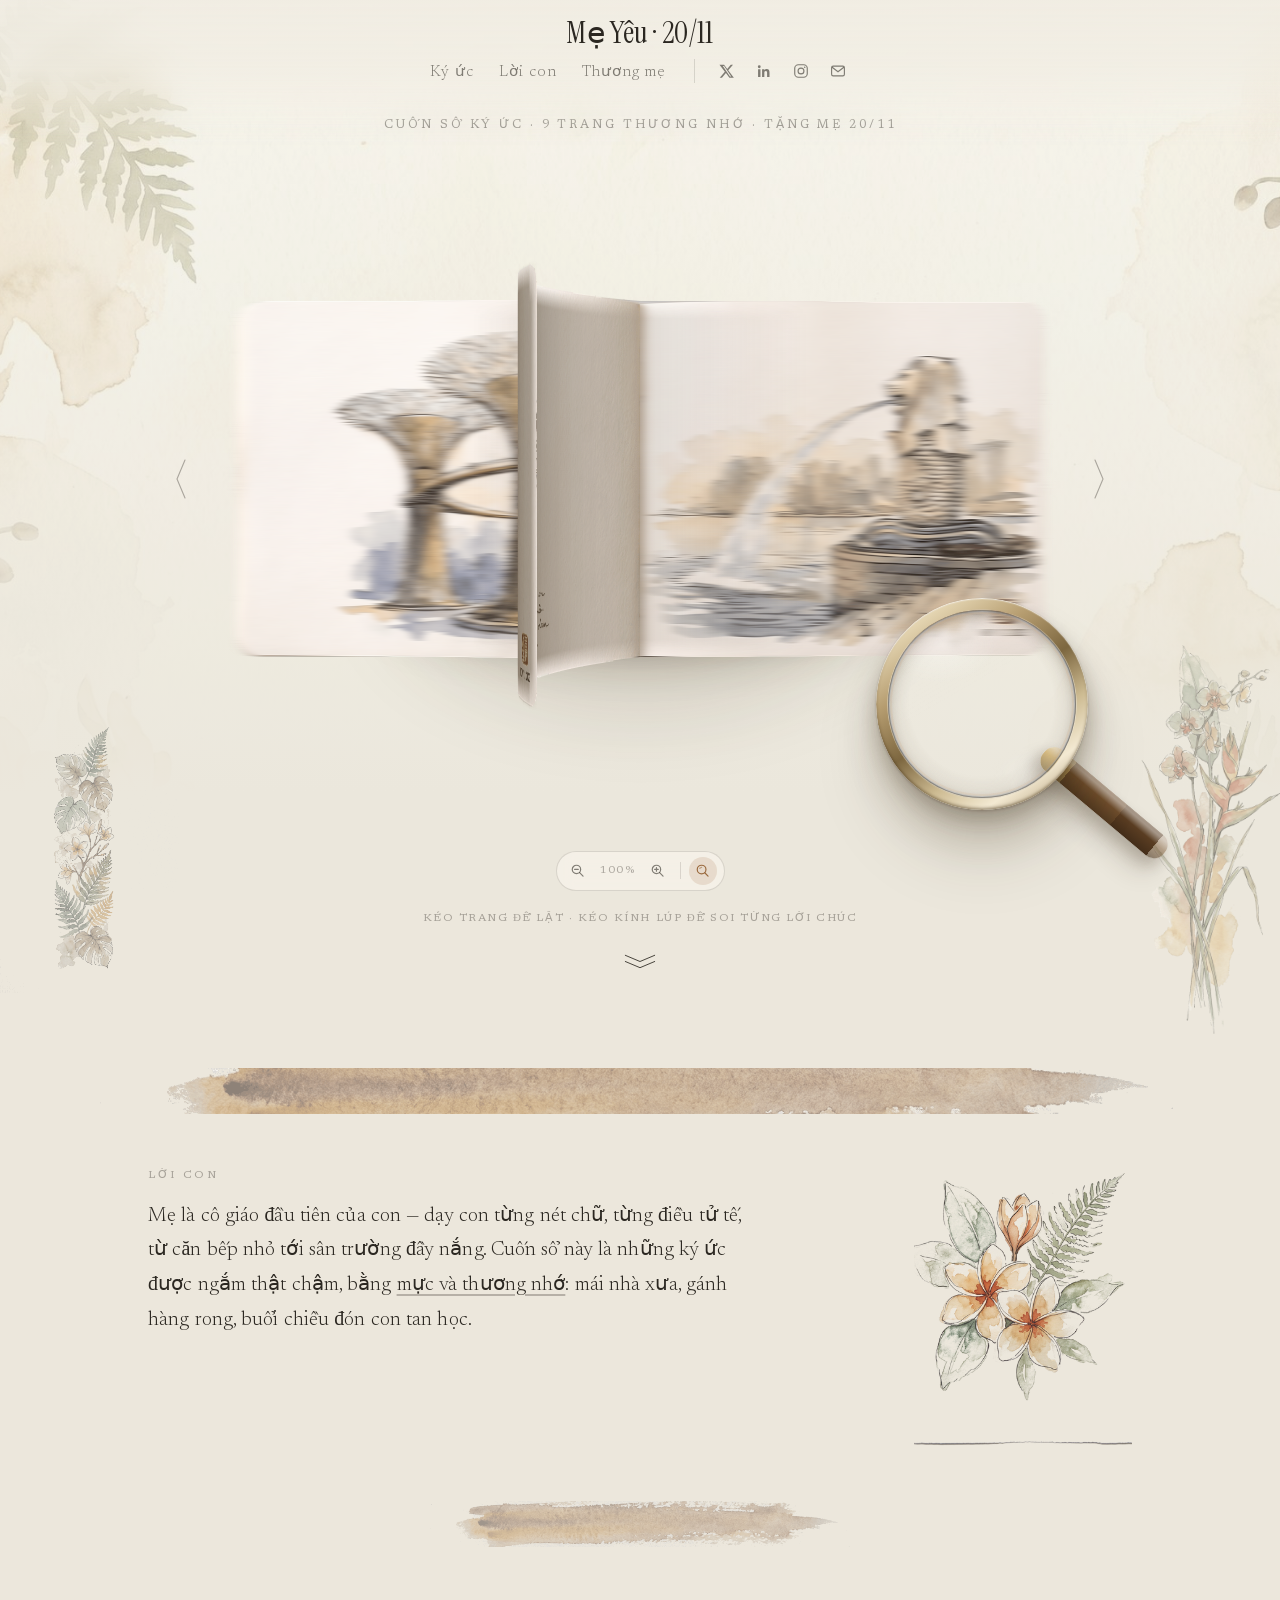
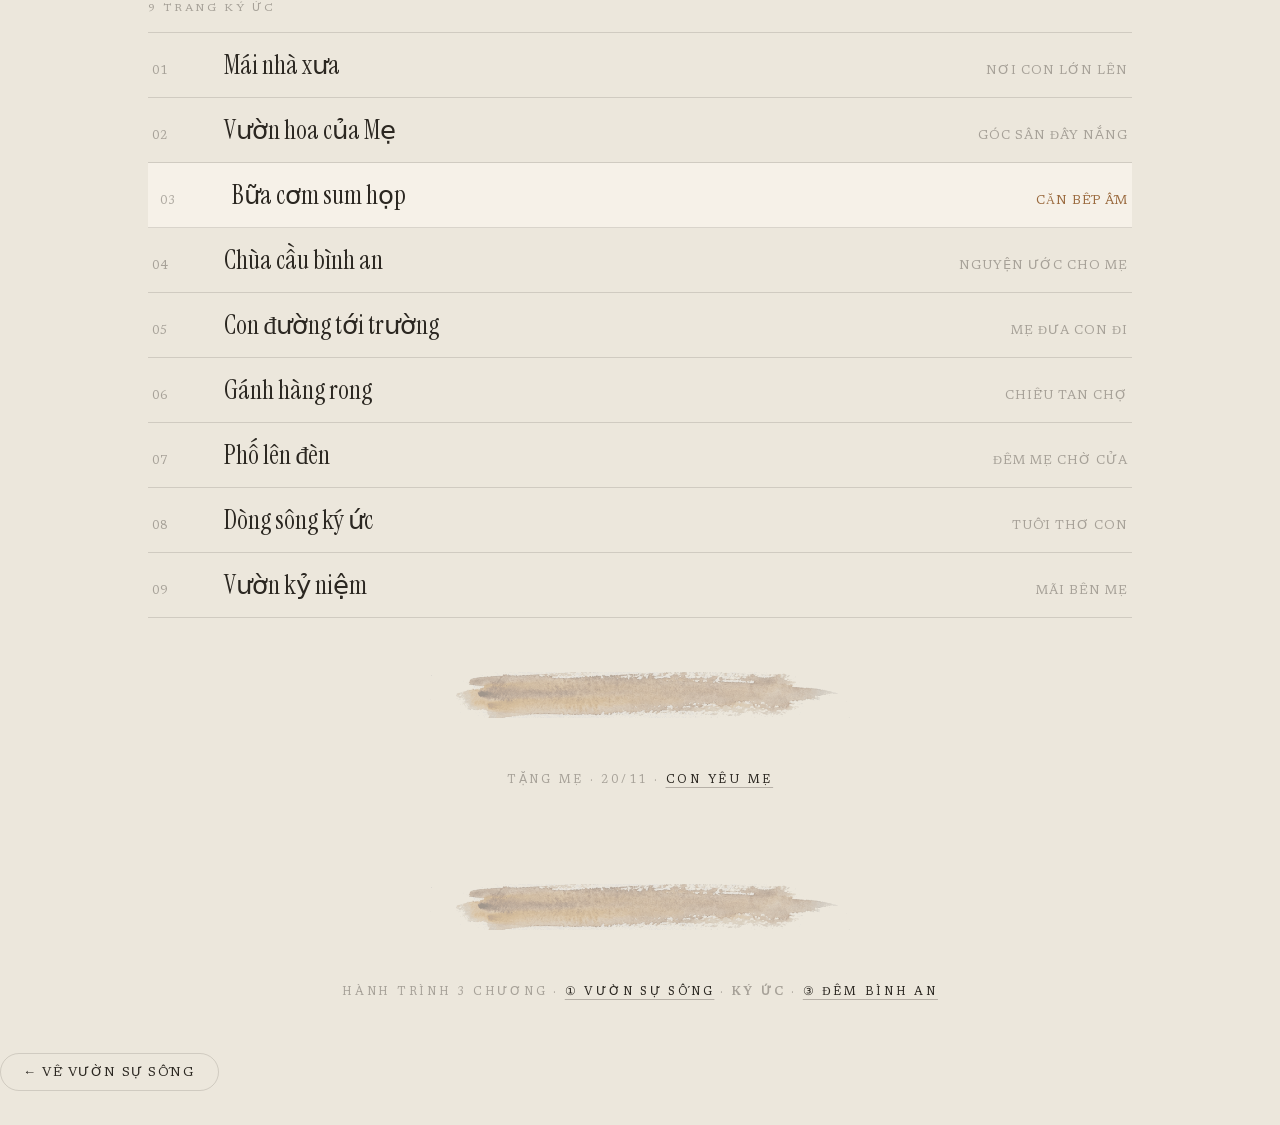
<file: ky-uc/index.html>
<!doctype html>
<html lang="vi">
<head><script>function __threeuiStorageImage(...args){const image=new Image(...args);const property=Object.getOwnPropertyDescriptor(HTMLImageElement.prototype,"src");Object.defineProperty(image,"src",{configurable:true,get(){return property.get.call(this)},set(value){try{const url=new URL(value,document.baseURI);if(this.crossOrigin===null&&(url.href.startsWith("https://ublctyddhtbgaersvxxb.supabase.co/storage/v1/object/public/threeui-media/scene-images/")||url.origin===new URL(document.baseURI).origin))this.crossOrigin="anonymous"}catch{}property.set.call(this,value)}});return image;}
</script>
<meta charset="utf-8">
<meta name="viewport" content="width=device-width, initial-scale=1">
<title>Ký Ức Tặng Mẹ — 20/11</title>
<meta name="description" content="Cuốn sổ ký ức tặng Mẹ nhân ngày 20/11 — 9 trang ký ức, lật giấy cong, kính lúp soi lời chúc.">
<style>
@font-face{font-family:'Instrument Serif';font-style:normal;font-weight:400;font-display:block;
  src:url(assets/instrument-serif.woff2) format('woff2')}
@font-face{font-family:'Instrument Serif';font-style:italic;font-weight:400;font-display:block;
  src:url(assets/instrument-serif-italic.woff2) format('woff2')}
@font-face{font-family:'Newsreader';font-style:normal;font-weight:200 600;font-display:swap;
  src:url(assets/newsreader.woff2) format('woff2')}

:root{
  --paper:#ece7dc;
  --ink:#2b2721;
  --ink-soft:rgba(43,39,33,.58);
  --ink-faint:rgba(43,39,33,.36);
  --hairline:rgba(43,39,33,.14);
  --earth:#9a6a3e;
  --display:'Instrument Serif',"New York",Georgia,'Times New Roman',serif;
  --font:'Newsreader',"New York",Georgia,'Times New Roman',serif;
  --track-caps:.24em;
  --track-nav:.06em;
}
*{box-sizing:border-box}
html,body{margin:0;padding:0}
html{-webkit-text-size-adjust:100%}
body{
  font-family:var(--font);font-weight:400;background:var(--paper);color:var(--ink);
  -webkit-font-smoothing:antialiased;overflow-x:hidden;
}
a{color:inherit;text-decoration:none}
button{font:inherit}
::selection{background:rgba(43,39,33,.85);color:var(--paper)}

/* the painted ground the whole page sits on */
.wash{
  position:fixed;inset:0;z-index:-2;pointer-events:none;
  background:url(assets/bg-wash.jpg) center top / cover no-repeat;
  opacity:.85;
}
.wash:after{
  content:"";position:absolute;inset:0;
  background:linear-gradient(180deg,rgba(236,231,220,.25) 0%,rgba(236,231,220,.72) 58%,var(--paper) 88%);
}

/* ---------------- top bar ---------------- */
.top{
  position:fixed;top:0;left:0;right:0;z-index:500;
  display:flex;flex-direction:column;align-items:center;gap:11px;
  padding-inline:clamp(16px,4vw,48px);padding-block:18px 64px;pointer-events:none;text-align:center;
}
.top>*{pointer-events:auto}
.top:before{
  content:"";position:absolute;inset:0;z-index:-1;
  background:linear-gradient(180deg,rgba(240,236,226,.94),rgba(240,236,226,.7) 48%,rgba(240,236,226,0));
  -webkit-backdrop-filter:blur(14px) saturate(.95);backdrop-filter:blur(14px) saturate(.95);
  -webkit-mask-image:linear-gradient(180deg,#000 46%,transparent);
  mask-image:linear-gradient(180deg,#000 46%,transparent);
}
.top .name{
  font-family:var(--display);font-size:clamp(24px,2.4vw,30px);letter-spacing:.01em;
  white-space:nowrap;line-height:1;
}
.top nav{
  display:flex;gap:clamp(14px,2vw,26px);font-size:15px;align-items:center;
  letter-spacing:var(--track-nav);font-weight:300;
}
.top nav a{color:var(--ink-soft);transition:color .2s}
.top nav a:hover,.top nav a[aria-current]{color:var(--ink)}
.top nav .top-socials{
  display:flex;align-items:center;gap:13px;margin-left:2px;padding-left:clamp(12px,1.6vw,20px);
  border-left:1px solid var(--hairline);
}
.icon-btn{display:inline-flex;align-items:center;justify-content:center;padding:4px;color:var(--ink-soft);transition:color .2s}
.icon-btn:hover{color:var(--ink)}
.top .icon-btn svg{width:16px;height:16px;display:block}
@media (max-width:640px){
  .top{padding-inline:12px;padding-block:13px 50px;gap:8px}
  .top .name{font-size:20px}
  .top nav{gap:11px;font-size:13px}
  .top nav .top-socials{gap:9px;padding-left:10px}
  .top .icon-btn{padding:2px}
  .top .icon-btn svg{width:14px;height:14px}
}

/* ---------------- hero ---------------- */
.hero{
  position:relative;display:grid;justify-items:center;align-content:center;
  min-height:100svh;overflow-anchor:none;
  padding:clamp(112px,13svh,152px) 0 clamp(72px,10svh,120px);
}
.botany{
  position:absolute;bottom:0;width:clamp(120px,15vw,250px);opacity:.5;
  pointer-events:none;user-select:none;z-index:0;
}
.botany.l{left:clamp(-40px,-1vw,0px);bottom:2%}
.botany.r{right:clamp(-30px,0vw,10px);bottom:-2%;width:clamp(100px,12vw,200px)}
@media (max-width:900px){.botany{display:none}}

.hero-kicker{
  font-size:12px;font-weight:400;letter-spacing:var(--track-caps);text-align:center;
  color:var(--ink-soft);margin:0 0 clamp(22px,3.4vh,40px);text-transform:uppercase;
}
.hero-down{
  position:absolute;bottom:30px;left:50%;transform:translateX(-50%);border:0;background:transparent;
  padding:10px 14px;color:var(--ink);cursor:pointer;-webkit-tap-highlight-color:transparent;
  animation:cue-breathe 2.6s ease-in-out infinite;z-index:3;
}
.hero-down:hover{animation:none;opacity:1}
@keyframes cue-breathe{0%,100%{opacity:.15}50%{opacity:.7}}
@media (prefers-reduced-motion:reduce){.hero-down{animation:none;opacity:.5}}

/* ---------------- sketchbook ---------------- */
.hero,.hero *{-webkit-user-select:none;-moz-user-select:none;user-select:none}
.hero img{-webkit-user-drag:none;user-drag:none}
.sb-wrap{display:grid;justify-items:center;gap:20px;width:100%;position:relative;z-index:2}
.sb-stage{
  display:flex;align-items:center;justify-content:center;width:100%;
  position:relative;
  touch-action:pan-y;
}
.sb-arrow{
  flex:none;display:inline-flex;align-items:center;justify-content:center;padding:6px 2px;
  border:0;background:transparent;color:var(--ink-faint);cursor:pointer;transition:color .2s;
  -webkit-tap-highlight-color:transparent;z-index:8;
}
.sb-arrow:hover{color:var(--ink)}

/* The box is the book's own untransformed frame: the loupe lives here, on
   the desk, while only .sb-tilt leans and scales underneath it. */
.sb-3d{
  position:relative;flex:1 1;min-width:0;max-width:900px;
  perspective:1750px;perspective-origin:50% 46%;
}
.sb-tilt{
  position:relative;
  transform-style:preserve-3d;
  transform:rotateX(var(--rx,0deg)) rotateY(var(--ry,0deg)) scale(var(--zoom,1));
  will-change:transform;
}
.sb-book{position:relative;width:100%;aspect-ratio:1760/1240;transform-style:preserve-3d;z-index:1}

/* The book sits on a surface, so its shadow is a soft pool underneath —
   no box, no filter on the artwork, nothing with an edge of its own.
   Both blobs fade to zero well inside their own bounds, and both ease
   off while a leaf is in the air. */
.sb-cast{position:absolute;pointer-events:none;z-index:0}
.sb-cast.ambient{
  left:5%;right:5%;top:27%;bottom:2%;
  background:radial-gradient(50% 50% at 50% 58%,
    rgba(58,44,26,.34) 0%,rgba(58,44,26,.19) 40%,rgba(58,44,26,0) 74%);
  filter:blur(26px);
  opacity:calc(1 - var(--shade,0) * .42);
}
.sb-cast.contact{
  left:9%;right:9%;top:62%;bottom:10%;
  background:radial-gradient(50% 44% at 50% 42%,
    rgba(44,32,14,.40) 0%,rgba(44,32,14,.17) 48%,rgba(44,32,14,0) 78%);
  filter:blur(11px);
  opacity:calc(1 - var(--shade,0) * .5);
}
.sb-cast.hair{
  left:12%;right:12%;top:70%;bottom:17%;
  background:radial-gradient(50% 52% at 50% 40%,
    rgba(40,28,10,.34) 0%,rgba(40,28,10,0) 76%);
  filter:blur(4px);
  opacity:calc(1 - var(--shade,0) * .62);
}
.sb-full{position:absolute;inset:0}
.sb-full img{width:100%;height:auto;display:block}
.sb-half{position:absolute;top:0;bottom:0;width:50%;overflow-x:clip;overflow-y:visible}
.sb-half.left{left:0}
.sb-half.right{left:50%}
.sb-half-img{width:200%;max-width:none;height:auto;display:block}
.sb-half-img.right{margin-left:-100%}
/* the shadow the lifting leaf throws onto the page beneath it */
.gutter-shade{
  position:absolute;top:var(--pg,21.8%);bottom:var(--pg,21.8%);width:46%;
  pointer-events:none;opacity:calc(var(--shade,0) * .62);
  -webkit-mask-image:linear-gradient(180deg,transparent 0,#000 5.2%,#000 94.8%,transparent 100%);
  mask-image:linear-gradient(180deg,transparent 0,#000 5.2%,#000 94.8%,transparent 100%);
}
.gutter-shade.left{right:0;background:linear-gradient(270deg,rgba(52,38,20,.30),rgba(52,38,20,0) 82%)}
.gutter-shade.right{left:0;background:linear-gradient(90deg,rgba(52,38,20,.24),rgba(52,38,20,0) 82%)}

/* ---- the turning leaf: nested strips forming a curved surface ---- */
.curl{
  position:absolute;top:0;height:100%;
  width:calc(var(--bw,0px) * var(--span));
  transform-style:preserve-3d;z-index:6;
}
.curl.next{left:50%;transform-origin:left center;transform:rotateY(calc(-1 * var(--tt,0deg)))}
.curl.prev{right:50%;transform-origin:right center;transform:rotateY(var(--tt,0deg))}
.strip{
  position:absolute;top:0;height:100%;
  width:calc(var(--bw,0px) * var(--span) / var(--n));
  transform-style:preserve-3d;
}
.curl.next .strip{transform-origin:left center}
.curl.prev .strip{transform-origin:right center}
.curl.next>.strip{left:0}
.curl.prev>.strip{right:0;left:auto}
.curl.next .strip .strip{left:100%;transform:rotateY(var(--td,0deg))}
.curl.prev .strip .strip{right:100%;transform:rotateY(calc(-1 * var(--td,0deg)))}
.face{
  position:absolute;top:0;bottom:0;left:0;right:-1.1px;
  backface-visibility:hidden;-webkit-backface-visibility:hidden;
  background-repeat:no-repeat;background-size:var(--bw,0px) auto;
}
.face.back{transform:rotateY(180deg)}
.face .sh,.face .gl{
  -webkit-mask-image:linear-gradient(180deg,transparent 0,#000 5.2%,#000 94.8%,transparent 100%);
  mask-image:linear-gradient(180deg,transparent 0,#000 5.2%,#000 94.8%,transparent 100%);
}
.strip.edge .face .sh,.strip.edge .face .gl{
  -webkit-mask-image:linear-gradient(180deg,transparent 0,#000 9%,#000 91%,transparent 100%),var(--hf);
  mask-image:linear-gradient(180deg,transparent 0,#000 9%,#000 91%,transparent 100%),var(--hf);
  -webkit-mask-composite:source-in;mask-composite:intersect;
}
.curl.next .strip.edge .face.front,.curl.prev .strip.edge .face.back{
  --hf:linear-gradient(90deg,#000 0 22%,transparent 96%);
}
.curl.next .strip.edge .face.back,.curl.prev .strip.edge .face.front{
  --hf:linear-gradient(270deg,#000 0 22%,transparent 96%);
}
.face .sh{position:absolute;left:0;right:0;top:var(--pg,21.8%);bottom:var(--pg,21.8%);pointer-events:none}
.curl.next .face.front .sh,.curl.prev .face.back .sh{
  background:linear-gradient(90deg,rgba(58,43,20,var(--a1,0)),rgba(58,43,20,var(--a2,0)));
}
.curl.next .face.back .sh,.curl.prev .face.front .sh{
  background:linear-gradient(90deg,rgba(58,43,20,var(--a2,0)),rgba(58,43,20,var(--a1,0)));
}
.face .gl{
  position:absolute;left:0;right:0;top:var(--pg,21.8%);bottom:var(--pg,21.8%);
  pointer-events:none;background:#fffaf0;
  opacity:calc(var(--shade,0) * var(--lit,1) * var(--lit,1) * .20);
}

/* ---- the loupe: a real magnifier lying on the page.  Pick it up and
       drag it across the book; it stays where you put it. ---- */
.loupe{
  position:absolute;left:0;top:0;
  width:var(--lr,270px);height:var(--lr,270px);
  pointer-events:none;z-index:80;opacity:0;
  transition:opacity .25s ease;
  will-change:transform;
}
.loupe.on{opacity:1}
.loupe.held .ring{cursor:grabbing}
.loupe .ring{
  position:absolute;inset:0;border-radius:50%;
  pointer-events:auto;cursor:grab;
  padding:calc(var(--lr,270px) * .058);
  box-shadow:
    0 1px 2px rgba(58,44,26,.30),
    0 10px 18px rgba(58,44,26,.24),
    0 26px 40px rgba(58,44,26,.20),
    0 48px 66px rgba(58,44,26,.13);
}
/* the bezel is an annulus, so the glass really is see-through */
.loupe .ring:before{
  content:"";position:absolute;inset:0;border-radius:50%;pointer-events:none;
  background:linear-gradient(146deg,
    #fdf7e9 0%,#e6d7b4 14%,#b69d70 32%,#7d6740 50%,
    #cdbb92 66%,#f4ead3 80%,#9b8459 100%);
  box-shadow:
    inset 0 1px 1px rgba(255,255,255,.8),
    inset 0 -2px 3px rgba(70,52,26,.5);
  -webkit-mask-image:radial-gradient(circle closest-side at 50% 50%,transparent 0 88.2%,#000 89.8% 100%);
  mask-image:radial-gradient(circle closest-side at 50% 50%,transparent 0 88.2%,#000 89.8% 100%);
}
/* the handle, drawn before the bezel so the ring covers its inner end */
.loupe .grip{
  position:absolute;left:50%;top:50%;
  width:calc(var(--lr,270px) * .74);height:calc(var(--lr,270px) * .125);
  transform-origin:0 50%;
  transform:rotate(40deg) translate(calc(var(--lr,270px) * .33),-50%);
  border-radius:calc(var(--lr,270px) * .06);
  pointer-events:auto;cursor:grab;
  background:
    linear-gradient(180deg,rgba(255,255,255,.46) 0 13%,rgba(255,255,255,0) 44%,
                    rgba(0,0,0,.26) 100%),
    linear-gradient(90deg,#d9bd82 0 14%,#a9884e 14% 20%,#6d4c2b 20% 62%,
                    #5a3d22 62% 92%,#7a563180 92% 100%);
  box-shadow:0 8px 15px rgba(58,44,26,.26),0 18px 26px rgba(58,44,26,.14);
}
.lens{
  position:relative;display:block;width:100%;height:100%;border-radius:50%;
  background-repeat:no-repeat;overflow:hidden;
  box-shadow:
    inset 0 0 0 1px rgba(52,40,22,.55),
    inset 0 4px 12px rgba(40,30,14,.28),
    inset 0 -7px 16px rgba(255,250,240,.14);
}
.lens .mag{display:none}
/* A second copy of the book, sitting beside the glass outside the tilt, and
   scaled about whichever page point the glass is currently over. */
.zoomwrap{
  position:absolute;inset:0;overflow:hidden;pointer-events:none;z-index:2;
  opacity:0;
}
.zoominner{position:absolute;inset:0;transform-origin:0 0}
.lens:before,.lens:after{content:"";position:absolute;inset:0;border-radius:50%;pointer-events:none}
.lens:before{z-index:1}
.lens:after{z-index:2}
/* the glass bends and darkens toward its rim, with a faint colour fringe */
.lens:before{
  background:radial-gradient(circle at 50% 50%,
    rgba(0,0,0,0) 54%,rgba(58,44,26,.10) 76%,rgba(46,34,16,.34) 100%);
  box-shadow:
    inset 0 0 0 2px rgba(130,162,196,.26),
    inset 0 0 0 4px rgba(206,158,112,.15);
}
/* the dome: one broad specular and a tight crescent opposite it */
.lens:after{
  background:
    radial-gradient(36% 26% at 29% 19%,rgba(255,255,255,.30),rgba(255,255,255,0) 76%),
    radial-gradient(24% 16% at 74% 86%,rgba(255,255,255,.12),rgba(255,255,255,0) 80%),
    linear-gradient(150deg,rgba(255,255,255,.06) 0 18%,rgba(255,255,255,0) 42%);
}

/* ---- controls ---- */
.sb-tools{
  display:flex;align-items:center;gap:6px;
  border:1px solid var(--hairline);border-radius:999px;
  padding:5px 7px;background:rgba(250,246,238,.62);
  -webkit-backdrop-filter:blur(8px);backdrop-filter:blur(8px);
}
.tool{
  width:28px;height:28px;display:inline-flex;align-items:center;justify-content:center;
  border:0;border-radius:50%;background:transparent;color:var(--ink-soft);
  cursor:pointer;transition:background-color .18s ease,color .18s ease;
}
.tool:hover{background:rgba(255,252,244,.9);color:var(--ink)}
.tool[aria-pressed="true"]{background:rgba(154,106,62,.16);color:var(--earth)}
.tool:disabled{opacity:.32;cursor:default;background:transparent}
.tool svg{width:15px;height:15px;display:block}
.tool-sep{width:1px;height:17px;background:var(--hairline);margin:0 2px}
.zoom-read{
  font-size:11px;letter-spacing:.1em;color:var(--ink-faint);
  min-width:40px;text-align:center;font-variant-numeric:tabular-nums;
}
@media (pointer:coarse){.loupe{display:none}}

.sb-zone{position:absolute;top:0;bottom:0;border:0;background:transparent;cursor:grab;z-index:60;-webkit-tap-highlight-color:transparent}
.sb-zone:active{cursor:grabbing}
.sb-prev{left:0;width:50%}
.sb-next{right:0;width:50%}

.sb-captions{display:grid;justify-items:center}
.sb-captions>*{grid-area:1/1;margin:0}
.sb-caption{font-size:13px;letter-spacing:var(--track-caps);text-transform:uppercase;color:var(--ink-soft);
  animation:sb-cap-in .5s ease both}
.sb-caption.live{animation:none}
@keyframes sb-cap-in{0%{opacity:0}}
@keyframes sb-cap-out{to{opacity:0}}
.sb-hint{
  margin:0;font-size:11px;letter-spacing:.14em;text-transform:uppercase;color:var(--ink-faint);
  transition:opacity .4s ease;
}
.sb-hint.gone{opacity:0}
.sb-wrap.intro .sb-full img,.sb-wrap.intro .sb-half-img{filter:url(#sb-mblur-1)}
.sb-wrap.intro.b2 .sb-full img,.sb-wrap.intro.b2 .sb-half-img{filter:url(#sb-mblur-2)}
.sb-wrap.intro .sb-caption{animation:none}
.sb-wrap.intro .sb-caption.cap-out{display:none}
@media (max-width:640px){
  .hero-kicker{font-size:10.5px;letter-spacing:.16em}
  .sb-wrap{width:100vw;margin-inline:calc(50% - 50vw)}
  .sb-arrow{position:absolute;top:50%;transform:translateY(-50%);z-index:70;padding:12px 6px}
  .sb-arrow.left{left:2px}
  .sb-arrow.right{right:2px}
  .sb-3d{max-width:none}
  .sb-hint{font-size:9.5px;letter-spacing:.1em;padding:0 16px;text-align:center}
}

/* ---------------- painted rules + sections ---------------- */
.rule{
  display:block;width:min(1080px,86vw);margin:clamp(30px,6vh,64px) auto;
  height:clamp(26px,4vw,46px);
  background:url(assets/divider.png) center / 100% auto no-repeat;
  opacity:.5;
}
.rule.short{width:min(420px,52vw);opacity:.4}
.section-label{
  font-size:11px;letter-spacing:var(--track-caps);text-transform:uppercase;
  color:var(--ink-faint);margin:0 0 18px;
}
.about{
  position:relative;max-width:1080px;margin:0 auto;
  padding:0 clamp(20px,5vw,48px);
  display:grid;grid-template-columns:minmax(0,1fr) auto;gap:clamp(24px,5vw,60px);align-items:start;
}
.bio{font-size:clamp(17px,1.7vw,20px);line-height:1.74;letter-spacing:.005em;margin:0;font-weight:300;max-width:56ch}
.bio-link{color:var(--ink);text-decoration:underline;text-decoration-color:rgba(43,39,33,.28);
  text-underline-offset:4px;transition:text-decoration-color .2s}
.bio-link:hover{text-decoration-color:var(--ink)}
.bloom{width:clamp(150px,17vw,260px);opacity:.9;user-select:none;align-self:center}
@media (max-width:760px){
  .about{grid-template-columns:1fr}
  .bloom{width:170px;justify-self:center}
}

.plates{max-width:1080px;margin:0 auto;padding:0 clamp(20px,5vw,48px)}
.plate-list{list-style:none;margin:0;padding:0;border-top:1px solid var(--hairline)}
.plate{
  display:grid;grid-template-columns:3.4em minmax(0,1fr) auto;gap:18px;align-items:baseline;
  width:100%;padding:15px 4px;border:0;border-bottom:1px solid var(--hairline);
  background:transparent;text-align:left;cursor:pointer;color:inherit;
  transition:background-color .22s ease,padding-left .22s ease;
}
.plate:hover,.plate[aria-current="true"]{background:rgba(255,252,244,.5);padding-left:12px}
.plate .n{font-size:12px;color:var(--ink-faint);letter-spacing:var(--track-nav)}
.plate .t{font-family:var(--display);font-size:clamp(19px,2.1vw,26px)}
.plate .p{font-size:12.5px;color:var(--ink-faint);letter-spacing:.08em;text-transform:uppercase;text-align:right}
.plate[aria-current="true"] .p{color:var(--earth)}

.foot{font-size:11.5px;letter-spacing:var(--track-caps);text-transform:uppercase;
  color:var(--ink-faint);text-align:center;padding-bottom:44px}
</style>
</head>
<body>
<div class="wash" aria-hidden="true"></div>
<main class="page home">

  <header class="top">
    <a class="name" href="../index.html">Mẹ Yêu · 20/11</a>
    <nav>
      <a href="#plates">Ký ức</a>
      <a href="#about">Lời con</a>
      <a href="#contact">Thương mẹ</a>
      <div class="top-socials">
        <a href="#" class="icon-btn" aria-label="X"><svg viewBox="0 0 24 24" fill="currentColor" aria-hidden="true"><path d="M17.7 2.6h3.3l-7.2 8.2 8.5 11.2h-6.7l-5.2-6.9-6 6.9H1.1l7.7-8.8L.7 2.6h6.9l4.7 6.3 5.4-6.3Zm-1.2 17.5h1.8L7.6 4.4H5.7l10.8 15.7Z"/></svg></a>
        <a href="#" class="icon-btn" aria-label="LinkedIn"><svg viewBox="0 0 24 24" fill="currentColor" aria-hidden="true"><path d="M4.9 3.5a2.1 2.1 0 1 1 0 4.2 2.1 2.1 0 0 1 0-4.2ZM3.1 9.3h3.6v11.6H3.1V9.3Zm6 0h3.4v1.6h.05c.48-.9 1.65-1.85 3.4-1.85 3.63 0 4.3 2.35 4.3 5.4v6.45h-3.6v-5.72c0-1.36-.02-3.12-1.92-3.12-1.92 0-2.22 1.48-2.22 3.02v5.82H9.1V9.3Z"/></svg></a>
        <a href="#" class="icon-btn" aria-label="Instagram"><svg viewBox="0 0 24 24" fill="none" stroke="currentColor" stroke-width="1.7" aria-hidden="true"><rect x="2.6" y="2.6" width="18.8" height="18.8" rx="5.4"/><circle cx="12" cy="12" r="4.4"/><circle cx="17.6" cy="6.4" r="1.15" fill="currentColor" stroke="none"/></svg></a>
        <a href="#contact" class="icon-btn" aria-label="Email"><svg viewBox="0 0 24 24" fill="none" stroke="currentColor" stroke-width="1.7" aria-hidden="true"><rect x="2.4" y="4.6" width="19.2" height="14.8" rx="2.4"/><path d="m3.2 6.4 8.8 6.6 8.8-6.6"/></svg></a>
      </div>
    </nav>
  </header>

  <section id="sketchbook" class="hero">
    <img crossorigin="anonymous" class="botany l" src="assets/botany-left.png" alt="" aria-hidden="true">
    <img crossorigin="anonymous" class="botany r" src="assets/botany-right.png" alt="" aria-hidden="true">

    <p class="hero-kicker">Cuốn sổ ký ức · 9 trang thương nhớ · Tặng Mẹ 20/11</p>

    <div class="sb-wrap" id="sbWrap">
      <svg width="0" height="0" style="position:absolute" aria-hidden="true">
        <filter id="sb-mblur-1"><feGaussianBlur stdDeviation="5 0"/></filter>
        <filter id="sb-mblur-2"><feGaussianBlur stdDeviation="14 0"/></filter>
      </svg>
      <div class="sb-stage" id="sbStage">
        <button class="sb-arrow left" id="sbLeft" aria-label="previous page">
          <svg viewBox="0 0 14 44" width="14" height="44" fill="none" aria-hidden="true"><polyline points="11,3 3,22 11,41" stroke="currentColor" stroke-width="1.1" stroke-linecap="round" stroke-linejoin="round"/></svg>
        </button>
        <div class="sb-3d" id="sb3d">
          <div class="sb-tilt" id="sbTilt">
            <div class="sb-cast ambient" aria-hidden="true"></div>
            <div class="sb-cast contact" aria-hidden="true"></div>
            <div class="sb-cast hair" aria-hidden="true"></div>
            <div class="sb-book" id="sbBook"></div>
          </div>
          <div class="zoomwrap" id="zoomWrap" aria-hidden="true"><div class="zoominner" id="zoomInner"></div></div>
          <div class="loupe" id="loupe"><span class="grip"></span><span class="ring"><span class="lens" id="loupeLens"><span class="mag" id="loupeMag"></span></span></span></div>
        </div>
        <button class="sb-arrow right" id="sbRight" aria-label="next page">
          <svg viewBox="0 0 14 44" width="14" height="44" fill="none" aria-hidden="true"><polyline points="3,3 11,22 3,41" stroke="currentColor" stroke-width="1.1" stroke-linecap="round" stroke-linejoin="round"/></svg>
        </button>
      </div>
      <div class="sb-captions" id="sbCaptions"></div>
      <div class="sb-tools" role="group" aria-label="view controls">
        <button class="tool" id="zOut" aria-label="zoom out"><svg viewBox="0 0 20 20" fill="none" stroke="currentColor" stroke-width="1.6" stroke-linecap="round"><circle cx="8.6" cy="8.6" r="5.6"/><path d="M12.8 12.8 17.4 17.4M6.2 8.6h4.8"/></svg></button>
        <span class="zoom-read" id="zRead">100%</span>
        <button class="tool" id="zIn" aria-label="zoom in"><svg viewBox="0 0 20 20" fill="none" stroke="currentColor" stroke-width="1.6" stroke-linecap="round"><circle cx="8.6" cy="8.6" r="5.6"/><path d="M12.8 12.8 17.4 17.4M6.2 8.6h4.8M8.6 6.2v4.8"/></svg></button>
        <span class="tool-sep" aria-hidden="true"></span>
        <button class="tool" id="loupeBtn" aria-label="magnifier" aria-pressed="true"><svg viewBox="0 0 20 20" fill="none" stroke="currentColor" stroke-width="1.6" stroke-linecap="round"><circle cx="8.8" cy="8.8" r="5.8"/><path d="M13 13l4.4 4.4"/><path d="M6.4 7.2a3.2 3.2 0 0 1 2.4-1.4" opacity=".55"/></svg></button>
      </div>
      <p class="sb-hint" id="sbHint">Kéo trang để lật · Kéo kính lúp để soi từng lời chúc</p>
    </div>

    <button class="hero-down" id="heroDown" aria-label="scroll to about">
      <svg viewBox="0 0 44 22" width="34" height="17" fill="none" aria-hidden="true">
        <polyline points="3,3 22,11 41,3" stroke="currentColor" stroke-width="1.1" stroke-linecap="round" stroke-linejoin="round"/>
        <polyline points="3,11 22,19 41,11" stroke="currentColor" stroke-width="1.1" stroke-linecap="round" stroke-linejoin="round"/>
      </svg>
    </button>
  </section>

  <div class="rule" aria-hidden="true"></div>

  <section id="about" class="about">
    <div>
      <p class="section-label">Lời con</p>
      <p class="bio">Mẹ là cô giáo đầu tiên của con — dạy con từng nét chữ, từng điều tử tế, từ căn bếp nhỏ tới sân trường đầy nắng. Cuốn sổ này là những ký ức được ngắm thật chậm, bằng <a class="bio-link" href="#">mực và thương nhớ</a>: mái nhà xưa, gánh hàng rong, buổi chiều đón con tan học.</p>
    </div>
    <img crossorigin="anonymous" class="bloom" src="assets/bloom.png" alt="" aria-hidden="true">
  </section>

  <div class="rule short" aria-hidden="true"></div>

  <section id="plates" class="plates">
    <p class="section-label">9 trang ký ức</p>
    <ol class="plate-list" id="plateList"></ol>
  </section>

  <div class="rule short" aria-hidden="true"></div>
  <p class="foot" id="contact">Tặng Mẹ · 20/11 · <a href="#" class="bio-link">con yêu mẹ</a></p>

  <div class="rule short" aria-hidden="true"></div>
  <p class="foot">Hành trình 3 chương · <a class="bio-link" href="../index.html">① Vườn sự sống</a> · <b>Ký ức</b> · <a class="bio-link" href="../dem-binh-an/index.html">③ Đêm bình an</a></p>
  <a href="../index.html" style="display:inline-block;margin:0 0 34px;padding:10px 22px;border:1px solid var(--hairline);border-radius:999px;font-size:13px;letter-spacing:.12em;">← VỀ VƯỜN SỰ SỐNG</a>
</main>

<script>
/* =====================================================================
   Meng To — sketchbook hero.
   Spreads are transparent PNGs of an open sketchbook generated with
   Higgsfield.  The leaf that turns is a real curved surface: a chain of
   nested strips whose tangent sweeps through an arc, so the page bends
   the way paper bends instead of pivoting like a flat door.
   ===================================================================== */
const Q=new URLSearchParams(location.search);
const DIR='assets/';
const PAGES=[
  {file:'marina-bay-sands.png',   title:'Mái nhà xưa',               place:'Nơi con lớn lên'},
  {file:'gardens-by-the-bay.png', title:'Vườn hoa của Mẹ',           place:'Góc sân đầy nắng'},
  {file:'merlion.png',            title:'Bữa cơm sum họp',           place:'Căn bếp ấm'},
  {file:'buddha-tooth.png',       title:'Chùa cầu bình an',          place:'Nguyện ước cho Mẹ'},
  {file:'joo-chiat.png',          title:'Con đường tới trường',      place:'Mẹ đưa con đi'},
  {file:'lau-pa-sat.png',         title:'Gánh hàng rong',            place:'Chiều tan chợ'},
  {file:'marina-bay-skyline.png', title:'Phố lên đèn',               place:'Đêm Mẹ chờ cửa'},
  {file:'singapore-river.png',    title:'Dòng sông ký ức',           place:'Tuổi thơ con'},
  {file:'botanic-gardens.png',    title:'Vườn kỷ niệm',              place:'Mãi bên Mẹ'}
];
PAGES.forEach(p=>p.url=DIR+p.file);
const M=PAGES.length, LAND=6;

const wrap=document.getElementById('sbWrap');
const stage=document.getElementById('sbStage');
const sb3d=document.getElementById('sb3d');
const book=document.getElementById('sbBook');
const capBox=document.getElementById('sbCaptions');
const hint=document.getElementById('sbHint');
const REDUCED=matchMedia('(prefers-reduced-motion: reduce)').matches;

/* ------------------------------------------------ the turning leaf */
const N=18;            /* strips — enough for a smooth curve          */
const SPAN=0.449;      /* gutter → outer page edge, as a fraction     */
const BETA=0.60;       /* peak curl of the arc, radians              */
let idx=0, turn=null;  /* turn = {dir, from, to, t}                   */
let strips=[];         /* the chain, kept for per-frame lighting       */

function el(t,c){const e=document.createElement(t);if(c)e.className=c;return e}
function imgEl(i,side){
  const im=new __threeuiStorageImage();im.className='sb-half-img '+side;
  im.draggable=false;im.alt='';im.src=PAGES[i].url;return im;
}

function halfEl(pos,i){
  const d=el('div','sb-half '+pos);
  d.appendChild(imgEl(i,pos));
  d.appendChild(el('div','gutter-shade '+pos));
  return d;
}
/* build the strip chain once per turn; background offsets are pure
   geometry, so they never need touching again while it animates */
function buildCurl(dir,from,to){
  strips=[];
  const c=el('div','curl '+dir);
  c.style.setProperty('--n',N);
  c.style.setProperty('--span',SPAN);
  let host=c;
  for(let i=0;i<N;i++){
    const s=el('div','strip');
    s.style.setProperty('--i',i);
    const gut='calc(var(--bw) * 0.5)';
    const sw='calc(var(--bw) * '+SPAN+' / '+N+')';
    const A='calc(-1 * ('+gut+' + '+i+' * '+sw+'))';         /* faces the from-page  */
    const B='calc('+(i+1)+' * '+sw+' - '+gut+')';            /* faces the to-page    */
    const f=el('div','face front'), b=el('div','face back');
    const dress=(e,url,px)=>{
      e.style.backgroundImage='url('+url+')';
      e.style.backgroundPositionX=px;
    };
    dress(f,PAGES[from].url, dir==='next'?A:B);
    dress(b,PAGES[to].url,   dir==='next'?B:A);
    f.appendChild(el('div','sh'));f.appendChild(el('div','gl'));
    b.appendChild(el('div','sh'));b.appendChild(el('div','gl'));
    s.appendChild(f);s.appendChild(b);
    if(i===N-1)s.classList.add('edge');
    host.appendChild(s);host=s;
    strips.push(s);
  }
  return c;
}
function applyTurn(t){
  const th=Math.PI*t;                       /* how far the leaf has swung */
  const beta=BETA*Math.sin(Math.PI*t);      /* it is flat at both ends    */
  const D=180/Math.PI;
  const tt=th+beta, td=2*beta/N;
  sb3d.style.setProperty('--tt',(tt*D).toFixed(2)+'deg');
  sb3d.style.setProperty('--td',(td*D).toFixed(3)+'deg');
  sb3d.style.setProperty('--shade',Math.sin(Math.PI*t).toFixed(3));
  fadeCaption(t);
  for(let i=0;i<strips.length;i++){
    const l1=Math.abs(Math.cos(tt-i*td));        /* facing at this strip's near edge */
    const l2=Math.abs(Math.cos(tt-(i+1)*td));    /* ...and at its far edge           */
    const st=strips[i].style;
    st.setProperty('--lit',l1.toFixed(3));
    st.setProperty('--a1',((1-l1)*.62).toFixed(3));
    st.setProperty('--a2',((1-l2)*.62).toFixed(3));
  }
}
function paint(){
  book.textContent='';
  if(!turn){
    const f=el('div','sb-full');
    const im=new __threeuiStorageImage();im.src=PAGES[idx].url;im.alt=PAGES[idx].title;
    im.draggable=false;
    f.appendChild(im);book.appendChild(f);
    sb3d.style.setProperty('--shade','0');
  }else{
    const next=turn.dir==='next';
    book.appendChild(halfEl('left', next?turn.from:turn.to));
    book.appendChild(halfEl('right',next?turn.to:turn.from));
    book.appendChild(buildCurl(turn.dir,turn.from,turn.to));
    applyTurn(turn.t);
  }
  const a=el('button','sb-zone sb-prev'),b=el('button','sb-zone sb-next');
  a.setAttribute('aria-label','previous page');b.setAttribute('aria-label','next page');
  book.appendChild(a);book.appendChild(b);
  layout();
  caption();
  marks();
  if(typeof syncZoomLayer==='function')syncZoomLayer();
  if(typeof placeLoupe==='function')placeLoupe();
}
function caption(){
  capBox.textContent='';
  capOut=capIn=null;
  if(turn){
    capOut=el('p','sb-caption live');capOut.textContent=PAGES[turn.from].title;capBox.appendChild(capOut);
    capIn=el('p','sb-caption live');capIn.textContent=PAGES[turn.to].title;capBox.appendChild(capIn);
    fadeCaption(turn.t);
  }else{
    const p=el('p','sb-caption');p.textContent=PAGES[idx].title;capBox.appendChild(p);
  }
}
let capOut=null,capIn=null;
function fadeCaption(t){
  if(!capOut||!capIn)return;
  /* the old title is gone before the new one arrives, so they never
     sit on top of each other mid-drag */
  const out=1-Math.max(0,Math.min(1,(t-0.10)/0.28));
  const inn=Math.max(0,Math.min(1,(t-0.56)/0.30));
  capOut.style.opacity=out.toFixed(3);
  capIn.style.opacity=inn.toFixed(3);
}
function layout(){
  sb3d.style.setProperty('--bw',book.clientWidth+'px');
}
addEventListener('resize',layout);

/* ------------------------------------------------------ spring loop */
let spring=null;
function animateTo(target,onDone,stiff,damp){
  spring={kind:'spring',v:0,target:target,done:onDone,k:stiff||150,c:damp||22};
  kick();
}
/* the riffle wants a fixed tempo, not a spring settling time */
function tweenTo(target,dur,onDone){
  spring={kind:'tween',from:turn?turn.t:0,target:target,dur:dur,e:0,done:onDone};
  kick();
}
let raf=null,last=0;
function tick(now){
  raf=null;
  const dt=Math.min(0.032,(now-last)/1000||0.016);last=now;
  if(spring&&turn){
    const s=spring;
    if(s.kind==='tween'){
      s.e+=dt;
      const k=Math.min(1,s.e/s.dur);
      turn.t=s.from+(s.target-s.from)*k;
      applyTurn(turn.t);
      if(k>=1){spring=null;const d=s.done;d&&d();}
    }else{
      const x=turn.t-s.target;
      s.v+= (-s.k*x - s.c*s.v)*dt;
      turn.t+=s.v*dt;
      if(Math.abs(turn.t-s.target)<0.002&&Math.abs(s.v)<0.02){
        turn.t=s.target;spring=null;
        applyTurn(turn.t);
        const d=s.done;d&&d();
      }else applyTurn(turn.t);
    }
  }
  viewSpring();
  const lmoved=loupeEase();
  /* kick() may already have queued the next frame from a done-callback */
  if((spring||viewActive||lmoved)&&raf===null) raf=requestAnimationFrame(tick);
}
function kick(){ if(raf===null){last=performance.now();raf=requestAnimationFrame(tick);} }

/* ------------------------------------------- tilt + zoom of the book */
const TILT_X=4.5, TILT_Y=7;      /* degrees — deliberately restrained   */
const ZOOM_MIN=0.9, ZOOM_MAX=1.5;
const view={rx:0,ry:0,z:1, trx:0,try_:0,tz:1};
let viewActive=false;
let lastZ=1;
function applyView(){
  sb3d.style.setProperty('--rx',view.rx.toFixed(2)+'deg');
  sb3d.style.setProperty('--ry',view.ry.toFixed(2)+'deg');
  sb3d.style.setProperty('--zoom',view.z.toFixed(3));
  /* the glass stays put, but the page under it has moved */
  if(view.z!==lastZ){lastZ=view.z;if(typeof placeLoupe==='function')placeLoupe();}
}
function viewSpring(){
  const e=0.14;
  let moved=false;
  for(const [k,t] of [['rx','trx'],['ry','try_'],['z','tz']]){
    const d=view[t]-view[k];
    if(Math.abs(d)>0.0006){view[k]+=d*e;moved=true;}
    else view[k]=view[t];
  }
  if(moved)applyView();
  viewActive=moved;
  return moved;
}
function setView(rx,ry,z){
  view.trx=Math.max(-TILT_X,Math.min(TILT_X,rx));
  view.try_=Math.max(-TILT_Y,Math.min(TILT_Y,ry));
  view.tz=Math.max(ZOOM_MIN,Math.min(ZOOM_MAX,z));
  viewActive=true;kick();
  if(typeof syncZoom==='function')syncZoom();
}
/* the book leans toward the cursor — no dragging, and never far */
function tiltTo(cx,cy){
  if(drag)return;                       /* hold still while a page is being turned */
  const r=book.getBoundingClientRect();
  if(!r.width)return;
  const nx=Math.max(-1,Math.min(1,(cx-(r.left+r.width/2))/(r.width*0.62)));
  const ny=Math.max(-1,Math.min(1,(cy-(r.top+r.height/2))/(r.height*0.9)));
  setView(-ny*TILT_X, nx*TILT_Y, view.tz);
}
addEventListener('pointermove',e=>{
  if(e.pointerType==='touch')return;
  tiltTo(e.clientX,e.clientY);
},{passive:true});
addEventListener('pointerout',e=>{if(!e.relatedTarget)setView(0,0,view.tz)});
addEventListener('blur',()=>setView(0,0,view.tz));
/* the wheel belongs to the page — zoom is on the toolbar, or a double click
   to come back to 100% */
stage.addEventListener('dblclick',()=>setView(view.trx,view.try_,1));

/* ------------------------------------------------------- pointer work */
let drag=null;
function bookRect(){return book.getBoundingClientRect()}
function hideHint(){hint.classList.add('gone')}

stage.addEventListener('pointerdown',e=>{
  if(e.button!==0)return;
  e.preventDefault();                     /* no text selection, no image drag */
  const onBook=e.target.closest('.sb-zone');
  stage.setPointerCapture(e.pointerId);
  hideHint();
  if(!onBook||introOn)return;
  const r=bookRect();
  const dir=(e.clientX-r.left)/r.width>0.5?'next':'prev';
  startTurn(dir,0);
  drag={dir:dir,x0:e.clientX,w:r.width,moved:0,vel:0,tPrev:performance.now()};
});
stage.addEventListener('pointermove',e=>{
  if(!drag)return;
  const dx=e.clientX-drag.x0;
  drag.moved=Math.max(drag.moved,Math.abs(dx));
  const raw=(drag.dir==='next'? -dx : dx)/(drag.w*0.62);
  const t=Math.max(0,Math.min(1,raw));
  const now=performance.now();
  drag.vel=(t-(turn?turn.t:0))/Math.max(0.001,(now-drag.tPrev)/1000);
  drag.tPrev=now;
  if(turn){turn.t=t;applyTurn(t);}
});
function endDrag(e){
  if(!drag)return;
  const d=drag;drag=null;
  if(!turn)return;
  if(d.moved<6){                              /* a tap, not a drag */
    commit();return;
  }
  const go = turn.t>0.42 || d.vel>1.1;
  if(go)commit(); else cancel();
}
stage.addEventListener('dragstart',e=>e.preventDefault());
stage.addEventListener('selectstart',e=>e.preventDefault());
stage.addEventListener('pointerup',endDrag);
stage.addEventListener('pointercancel',endDrag);

/* ------------------------------------------------------ turn control */
function startTurn(dir,t){
  spring=null;
  if(turn){idx=turn.to;turn=null;}      /* settle anything still in flight */
  if(typeof shoveLoupe==='function')shoveLoupe(dir);
  const from=idx;
  turn={dir:dir,from:from,to:dir==='next'?(from+1)%M:(from-1+M)%M,t:t||0};
  paint();
}
function commit(){
  if(!turn)return;
  if(REDUCED){idx=turn.to;turn=null;paint();return;}
  animateTo(1,()=>{idx=turn.to;turn=null;paint();},170,26);
  kick();
}
function cancel(){
  if(!turn)return;
  animateTo(0,()=>{turn=null;paint();},150,24);
  kick();
}
function step(dir){
  if(introOn)endIntro();
  if(turn){ /* finish whatever is in flight first */ idx=turn.to;turn=null; }
  startTurn(dir,0);commit();
}
function goTo(i){
  if(introOn)endIntro();
  if(i===idx)return;
  if(turn){idx=turn.to;turn=null;}
  const fwd=(i-idx+M)%M, back=(idx-i+M)%M;
  if(Math.min(fwd,back)===1){step(fwd===1?'next':'prev');return;}
  idx=i;paint();
}
document.getElementById('sbLeft').onclick=()=>step('prev');
document.getElementById('sbRight').onclick=()=>step('next');
addEventListener('keydown',e=>{
  if(e.key!=='ArrowLeft'&&e.key!=='ArrowRight')return;
  if(e.metaKey||e.ctrlKey||e.altKey)return;
  const t=e.target;
  if(t&&(t.tagName==='INPUT'||t.tagName==='TEXTAREA'||t.isContentEditable))return;
  e.preventDefault();hideHint();
  step(e.key==='ArrowRight'?'next':'prev');
});
document.getElementById('heroDown').onclick=()=>{
  document.getElementById('about').scrollIntoView({behavior:'smooth',block:'start'});
};

/* --------------------------------------------------- loupe + controls */
const loupe=document.getElementById('loupe');
const lens=document.getElementById('loupeLens');
const mag=document.getElementById('loupeMag');
const zRead=document.getElementById('zRead');
const loupeBtn=document.getElementById('loupeBtn');
const zInBtn=document.getElementById('zIn'), zOutBtn=document.getElementById('zOut');
const MAG=2.3;
const DESK=getComputedStyle(document.documentElement).getPropertyValue('--paper').trim()||'#ece7dc';
let loupeOn=true, lx=null, ly=null, lgrab=null, lTarget=null;

function loupeSize(){return Math.round(Math.max(165,Math.min(262,book.clientWidth*0.235)));}
/* the loupe's own coordinate space: stage pixels in live mode (it sits
   outside the book's transform), book pixels otherwise */
function bookBox(){
  return {x:0,y:0,w:book.clientWidth,h:book.clientHeight};
}
/* park it on the desk at the lower right, half off the book */
function restLoupe(){
  const b=bookBox();
  lx=b.x+b.w*0.88; ly=b.y+b.h*0.855;
  placeLoupe();
}
/* The glass sits above the tilt, in the book's untransformed pixels, so the
   lean of the page never nudges it.  What the tilt does change is which part
   of the paper is under the glass, and only the scale matters enough to
   correct for: the book is drawn about its own centre. */
const zoomWrap=document.getElementById('zoomWrap');
const zoomInner=document.getElementById('zoomInner');
/* mirror whatever the book is currently showing into the magnified copy */
function syncZoomLayer(){
  zoomInner.textContent='';
  for(const c of book.children){
    if(c.classList.contains('sb-zone'))continue;      /* hit targets need no copy */
    zoomInner.appendChild(c.cloneNode(true));
  }
}
function placeLoupe(){
  if(lx===null)return;
  const B=bookBox(), bw=B.w, bh=B.h;
  if(!bw)return;
  const R=loupeSize()/2, bez=R*2*0.058;
  loupe.style.setProperty('--lr',R*2+'px');
  loupe.style.transform='translate3d('+(lx-R).toFixed(1)+'px,'+(ly-R).toFixed(1)+'px,0)';
  if(loupeOn)loupe.classList.add('on');

  /* where the paper's edges actually land once the book is scaled */
  const z=view.z, cx=bw/2, cy=bh/2;
  const x0=cx+(bw*.051-cx)*z, x1=cx+(bw*.949-cx)*z;
  const y0=cy+(bh*.218-cy)*z, y1=cy+(bh*.782-cy)*z;
  /* How far the glass's own centre is inside the paper.  The copy fades out
     as it wanders off the sheet, so you are left looking through plain
     glass rather than at a sliver of page on flat desk. */
  const nx=Math.max(x0,Math.min(lx,x1));
  const ny=Math.max(y0,Math.min(ly,y1));
  const inside=(lx>x0&&lx<x1&&ly>y0&&ly<y1)
    ? Math.min(lx-x0, x1-lx, ly-y0, y1-ly)
    : -Math.hypot(lx-nx,ly-ny);
  const k=Math.max(0,Math.min(1,(inside+R*0.30)/(R*0.55)));

  zoomWrap.style.opacity=(loupeOn?k:0).toFixed(3);
  if(k<=0.002)return;
  const r=(R-bez).toFixed(1);
  const mask='radial-gradient(circle '+r+'px at '+lx.toFixed(1)+'px '+ly.toFixed(1)+'px,'
    +'#000 calc(100% - 1px),transparent 100%)';
  zoomWrap.style.webkitMaskImage=mask;
  zoomWrap.style.maskImage=mask;
  /* the page point beneath the glass, magnified about that same spot so the
     lens keeps showing MAG times whatever is on screen */
  const px=cx+(lx-cx)/z, py=cy+(ly-cy)/z, s=MAG*z;
  zoomInner.style.transform='translate('+(lx-px*s).toFixed(1)+'px,'+(ly-py*s).toFixed(1)+'px) '
    +'scale('+s.toFixed(4)+')';
}
/* the leaf shoves the glass aside as it sweeps past */
function shoveLoupe(dir){
  if(!loupeOn||lx===null||lgrab)return;
  const b=bookBox();
  /* which page point the glass covers, once the book's scale is undone */
  const nx=(b.w/2+(lx-b.x-b.w/2)/view.z)/b.w, ny=(b.h/2+(ly-b.y-b.h/2)/view.z)/b.h;
  if(nx<0.02||nx>0.98||ny<0.17||ny>0.83)return;      /* already clear of the page */
  lTarget={x:b.x+b.w*(dir==='next'?0.12:0.88), y:b.y+b.h*0.855};
  kick();
}
function loupeEase(){
  if(!lTarget)return false;
  if(lgrab){lTarget=null;return false;}
  const dx=lTarget.x-lx, dy=lTarget.y-ly;
  if(Math.abs(dx)<0.5&&Math.abs(dy)<0.5){lx=lTarget.x;ly=lTarget.y;lTarget=null;placeLoupe();return false;}
  lx+=dx*0.17;ly+=dy*0.17;placeLoupe();
  return true;
}
loupe.addEventListener('pointerdown',e=>{
  if(!loupeOn||e.button!==0)return;
  e.preventDefault();e.stopPropagation();     /* never starts a page turn */
  lTarget=null;
  lgrab={cx:e.clientX,cy:e.clientY,lx0:lx,ly0:ly};
  loupe.classList.add('held');
  loupe.setPointerCapture(e.pointerId);
  hideHint();
});
loupe.addEventListener('pointermove',e=>{
  if(!lgrab)return;
  const b=bookBox(), R=loupeSize()/2;
  /* the glass carries none of the book's transform, so the cursor maps 1:1 */
  lx=Math.max(b.x-R*0.7,Math.min(b.x+b.w+R*0.7, lgrab.lx0+(e.clientX-lgrab.cx)));
  ly=Math.max(b.y-R*0.7,Math.min(b.y+b.h+R*1.0, lgrab.ly0+(e.clientY-lgrab.cy)));
  placeLoupe();
});
function dropLoupe(){lgrab=null;loupe.classList.remove('held');}
loupe.addEventListener('pointerup',dropLoupe);
loupe.addEventListener('pointercancel',dropLoupe);
loupeBtn.onclick=()=>{
  loupeOn=!loupeOn;
  loupeBtn.setAttribute('aria-pressed',String(loupeOn));
  loupe.classList.toggle('on',loupeOn);
  if(loupeOn&&lx===null)restLoupe();
};
addEventListener('resize',()=>{lx=null;restLoupe();});

function syncZoom(){
  zRead.textContent=Math.round(view.tz*100)+'%';
  zOutBtn.disabled=view.tz<=ZOOM_MIN+0.001;
  zInBtn.disabled=view.tz>=ZOOM_MAX-0.001;
}
zInBtn.onclick=()=>{setView(view.trx,view.try_,view.tz*1.16);hideHint();};
zOutBtn.onclick=()=>{setView(view.trx,view.try_,view.tz/1.16);hideHint();};

/* --------------------------------------------------------- the index */
const plateList=document.getElementById('plateList');
PAGES.forEach((p,i)=>{
  const li=el('li');
  const b=el('button','plate');
  b.innerHTML='<span class="n">'+String(i+1).padStart(2,'0')+'</span>'+
              '<span class="t"></span><span class="p"></span>';
  b.querySelector('.t').textContent=p.title;
  b.querySelector('.p').textContent=p.place;
  b.onclick=()=>{goTo(i);document.getElementById('sketchbook').scrollIntoView({behavior:'smooth',block:'center'});};
  li.appendChild(b);plateList.appendChild(li);
});
function marks(){
  const cur=turn?turn.to:idx;
  plateList.querySelectorAll('.plate').forEach((b,i)=>b.setAttribute('aria-current',i===cur?'true':'false'));
}

/* ---------------------------------------------------------- the riffle */
let riffle=null,riffleAt=0,introOn=false;
function endIntro(){
  introOn=false;wrap.classList.remove('intro','b2');
}
function riffleStep(){
  const s=riffle[riffleAt];
  wrap.classList.toggle('b2',s.bell>0.55);
  startTurn('next',0);
  tweenTo(1,s.dur,()=>{
    idx=turn.to;turn=null;
    riffleAt++;
    if(introOn&&riffleAt<riffle.length){paint();riffleStep();}
    else{endIntro();paint();}
  });
}
function startIntro(){
  const coarse=matchMedia('(max-width: 640px), (pointer: coarse)').matches;
  if(coarse||REDUCED||Q.has('nointro')){idx=LAND;paint();return;}
  const steps=M+LAND;
  riffle=[];
  for(let r=0;r<steps;r++){
    const bell=Math.sin(Math.PI*(r/(steps-1)));
    riffle.push({bell:bell,dur:0.26-0.19*bell});
  }
  riffleAt=0;introOn=true;wrap.classList.add('intro');
  riffleStep();
}

/* ------------------------------------------------------------- boot */
(async function boot(){
  idx=Q.has('shot')?(parseInt(Q.get('shot'),10)||0)%M:0;
  paint();applyView();
  await Promise.all(PAGES.map(p=>{
    const im=new __threeuiStorageImage();im.src=p.url;
    return im.decode?im.decode().catch(()=>{}):new Promise(r=>{im.onload=im.onerror=r});
  }));
  if(document.fonts&&document.fonts.ready)await document.fonts.ready.catch(()=>{});
  syncZoom();restLoupe();
  document.body.dataset.ready='1';
  if(Q.has('shot')){
    if(Q.has('t')){startTurn(Q.get('dir')||'next',parseFloat(Q.get('t')));}
    return;
  }
  setTimeout(startIntro,220);
})();
</script>
</body>
</html>
</file>
